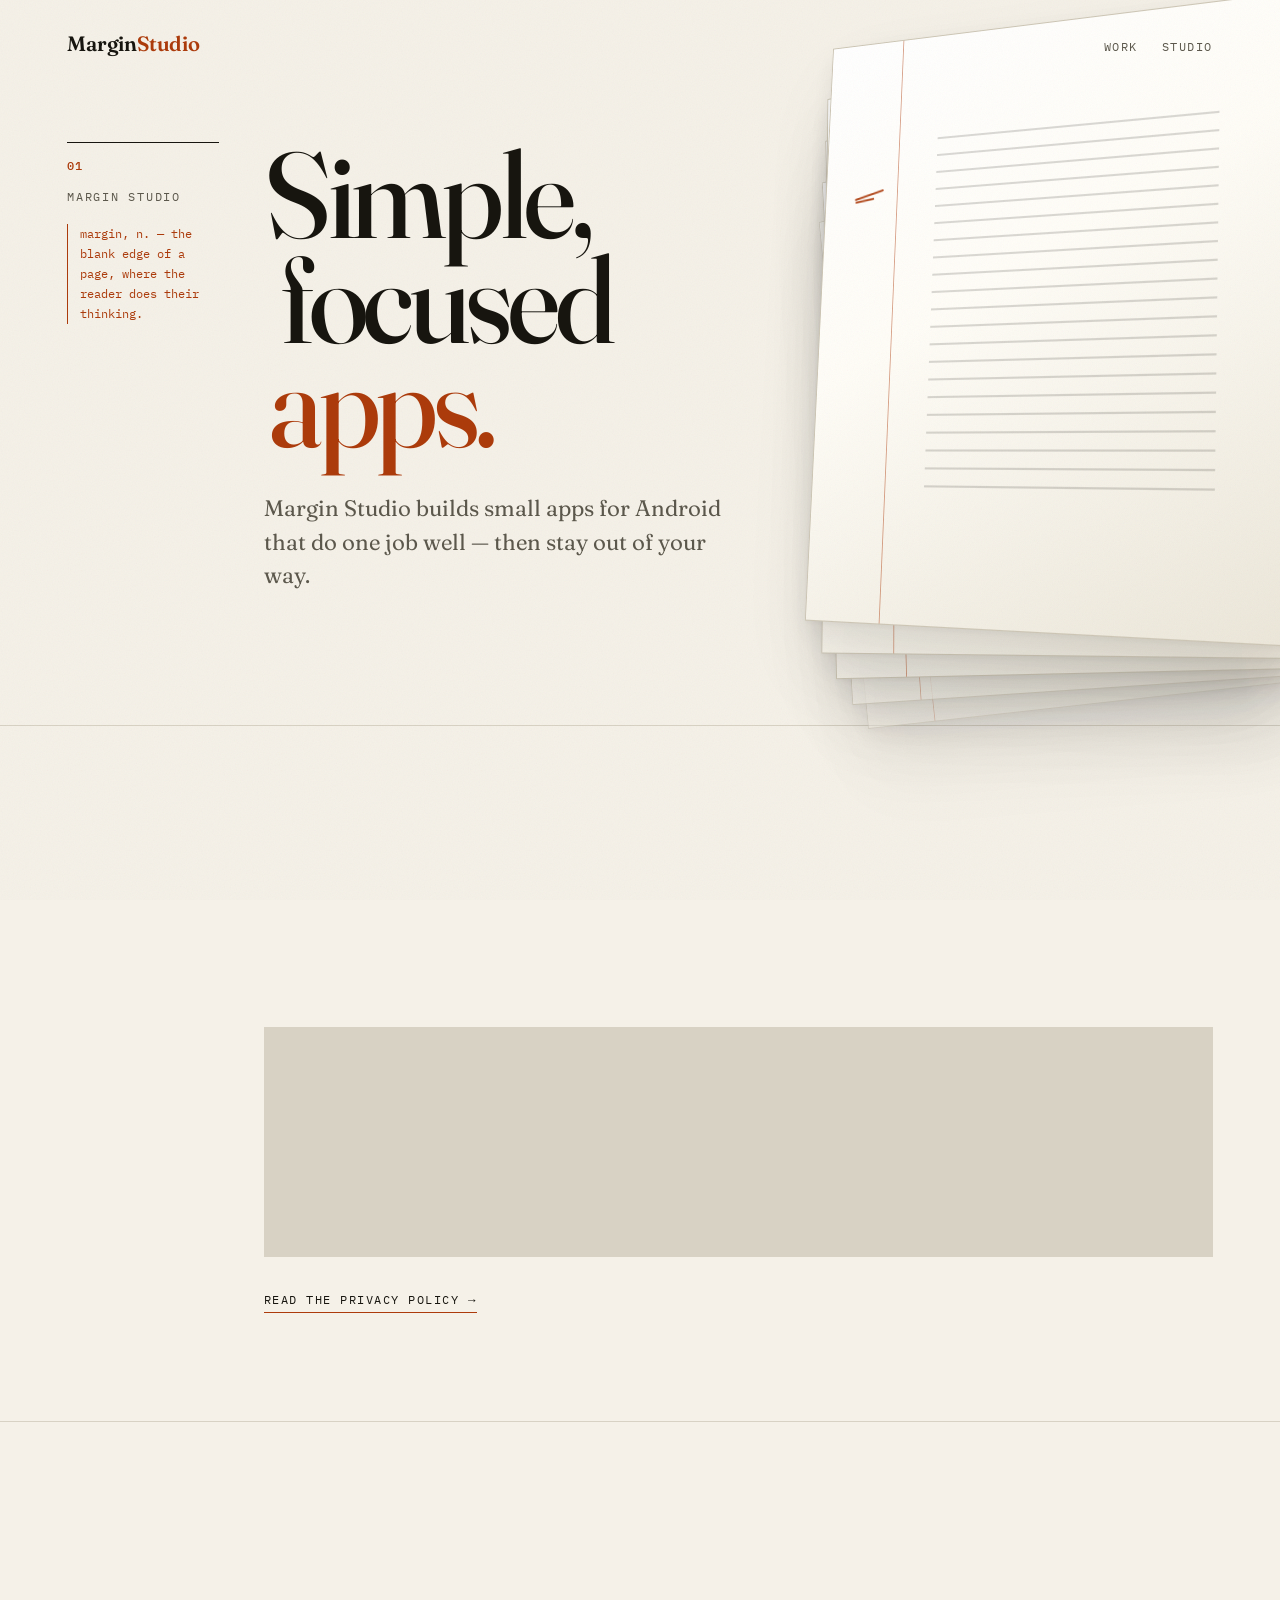
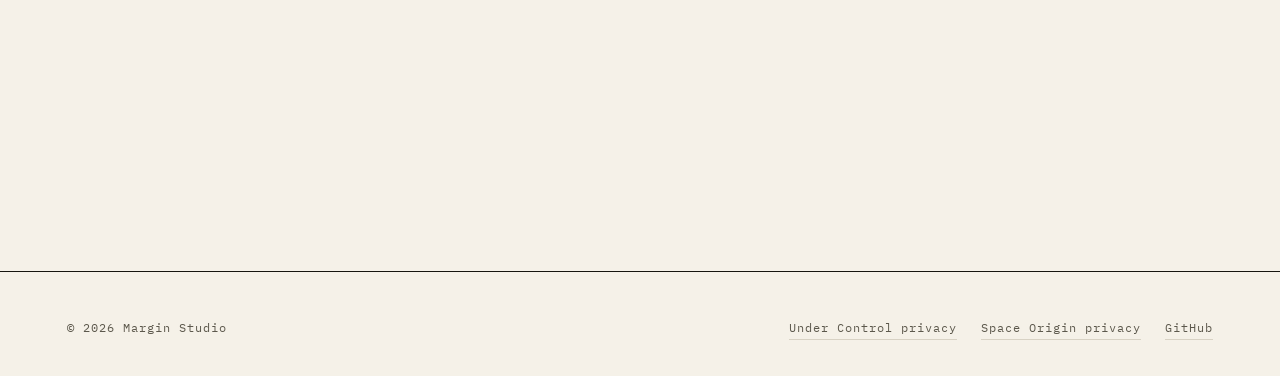
<file: index.html>
<!DOCTYPE html>
<html lang="en">
<head>
  <meta charset="utf-8">
  <meta name="viewport" content="width=device-width, initial-scale=1">
  <title>Margin Studio</title>
  <meta name="description" content="Margin Studio builds small, focused apps for Android that do one job well.">
  <meta name="referrer" content="no-referrer">
  <meta http-equiv="Content-Security-Policy" content="default-src 'self'; img-src 'self' data:; style-src 'self'; script-src 'self'; font-src 'self'; base-uri 'none'; form-action 'none'; object-src 'none'">

  <link rel="preload" href="/fonts/fraunces-var-latin.woff2" as="font" type="font/woff2" crossorigin>
  <link rel="stylesheet" href="/style.css">
  <script src="/script.js" defer></script>
</head>
<body>
  <a class="skip" href="#main">Skip to content</a>

  <header class="site-head">
    <div class="shell">
      <a class="brand" href="/">Margin<em>Studio</em></a>
      <nav class="site-nav" aria-label="Sections">
        <a href="#work">Work</a>
        <a href="#studio">Studio</a>
      </nav>
    </div>
  </header>

  <main id="main">

    <!-- ── 01 · Hero ─────────────────────────────────────────────── -->
    <section class="hero">
      <div class="shell">
        <div class="hero-grid">
          <div class="rail" data-reveal>
            <span class="folio">01</span>
            <span class="label">Margin Studio</span>
            <p class="note">margin, n. — the blank edge of a page, where the reader does their thinking.</p>
          </div>

          <div class="hero-body">
            <h1 class="display">
              <span class="line"><span class="line-in" data-reveal data-reveal-delay="1">Simple,</span></span>
              <span class="line"><span class="line-in" data-reveal data-reveal-delay="2">focused</span></span>
              <span class="line accent"><span class="line-in" data-reveal data-reveal-delay="3">apps.</span></span>
            </h1>
            <p class="lede" data-reveal data-reveal-delay="4">
              Margin Studio builds small apps for Android that do one job well —
              then stay out of your way.
            </p>
          </div>
        </div>

        <!-- Decorative: a stack of ruled sheets lifting off the page. -->
        <div class="stage" aria-hidden="true">
          <div class="sheets">
            <div class="sheet"></div>
            <div class="sheet"></div>
            <div class="sheet"></div>
            <div class="sheet"></div>
            <div class="sheet"><span class="sheet-mark"></span></div>
          </div>
        </div>
      </div>
    </section>

    <!-- ── 02 · Work ─────────────────────────────────────────────── -->
    <section class="section" id="work">
      <div class="shell">
        <div class="tracks">
          <div class="rail" data-reveal>
            <span class="folio">02</span>
            <span class="label">Work</span>
          </div>

          <div>
            <div class="work-head" data-reveal>
              <h2 class="section-title">Under Control</h2>
              <span class="status">In development</span>
            </div>

            <div class="section-body" data-reveal data-reveal-delay="1">
              <p>
                An expense manager that keeps track of your spending, with
                transactions detected from the payment notifications your phone
                already receives.
              </p>
            </div>

            <!--
              TODO — Ashraf: these three points are written only from what the
              previous site already claimed. Before launch, confirm or correct:
                · Does everything stay on the device, or is anything synced?
                · Is an account or sign-up required?
                · Any analytics or crash-reporting SDKs?
              Those same three answers are what the privacy policy needs, so
              answering once covers both. Do not add a data-handling claim here
              until it is verified — a Play reviewer may read this page.
            -->
            <ul class="features">
              <li data-reveal data-reveal-delay="2">
                <span class="idx">i</span>
                <h3>Nothing to type</h3>
                <p>
                  Transactions are picked up from the payment notifications your
                  bank and UPI apps already send. No manual entry, no receipts to
                  photograph.
                </p>
              </li>
              <li data-reveal data-reveal-delay="3">
                <span class="idx">ii</span>
                <h3>A clear picture</h3>
                <p>
                  See what you are spending and where it goes, without keeping a
                  ledger by hand or reconciling anything at the end of the month.
                </p>
              </li>
              <li data-reveal data-reveal-delay="4">
                <span class="idx">iii</span>
                <h3>Built for Android</h3>
                <p>
                  Designed around the way Android actually delivers notifications,
                  rather than fitted to it afterwards.
                </p>
              </li>
            </ul>

            <!-- Play badge drops in here at launch, replacing nothing else. -->
            <a class="link" href="/undercontrol/privacy/">Read the privacy policy</a>
          </div>
        </div>
      </div>
    </section>

    <!-- ── 03 · Studio ───────────────────────────────────────────── -->
    <section class="section" id="studio">
      <div class="shell">
        <div class="tracks">
          <div class="rail" data-reveal>
            <span class="folio">03</span>
            <span class="label">Studio</span>
            <p class="note">One person. One app at a time.</p>
          </div>

          <div class="section-body studio-body" data-reveal data-reveal-delay="1">
            <p>
              Most apps do too much. They grow features to justify a subscription,
              collect more than they need, and turn a small task into a thing you
              have to manage.
            </p>
            <p>
              Margin Studio works the other way around. Pick one job, do it
              properly, ask for as little as possible — and leave the margins
              wide enough for the person using it to think.
            </p>
          </div>
        </div>
      </div>
    </section>

  </main>

  <footer class="site-foot">
    <div class="shell">
      <div class="foot-grid">
        <span>&copy; 2026 Margin Studio</span>
        <nav class="foot-links" aria-label="Footer">
          <a href="/undercontrol/privacy/">Under Control privacy</a>
          <a href="/spaceorigin/privacy/">Space Origin privacy</a>
          <a href="https://github.com/ashrafkerawala" rel="noopener noreferrer">GitHub</a>
        </nav>
      </div>
    </div>
  </footer>
</body>
</html>
</file>
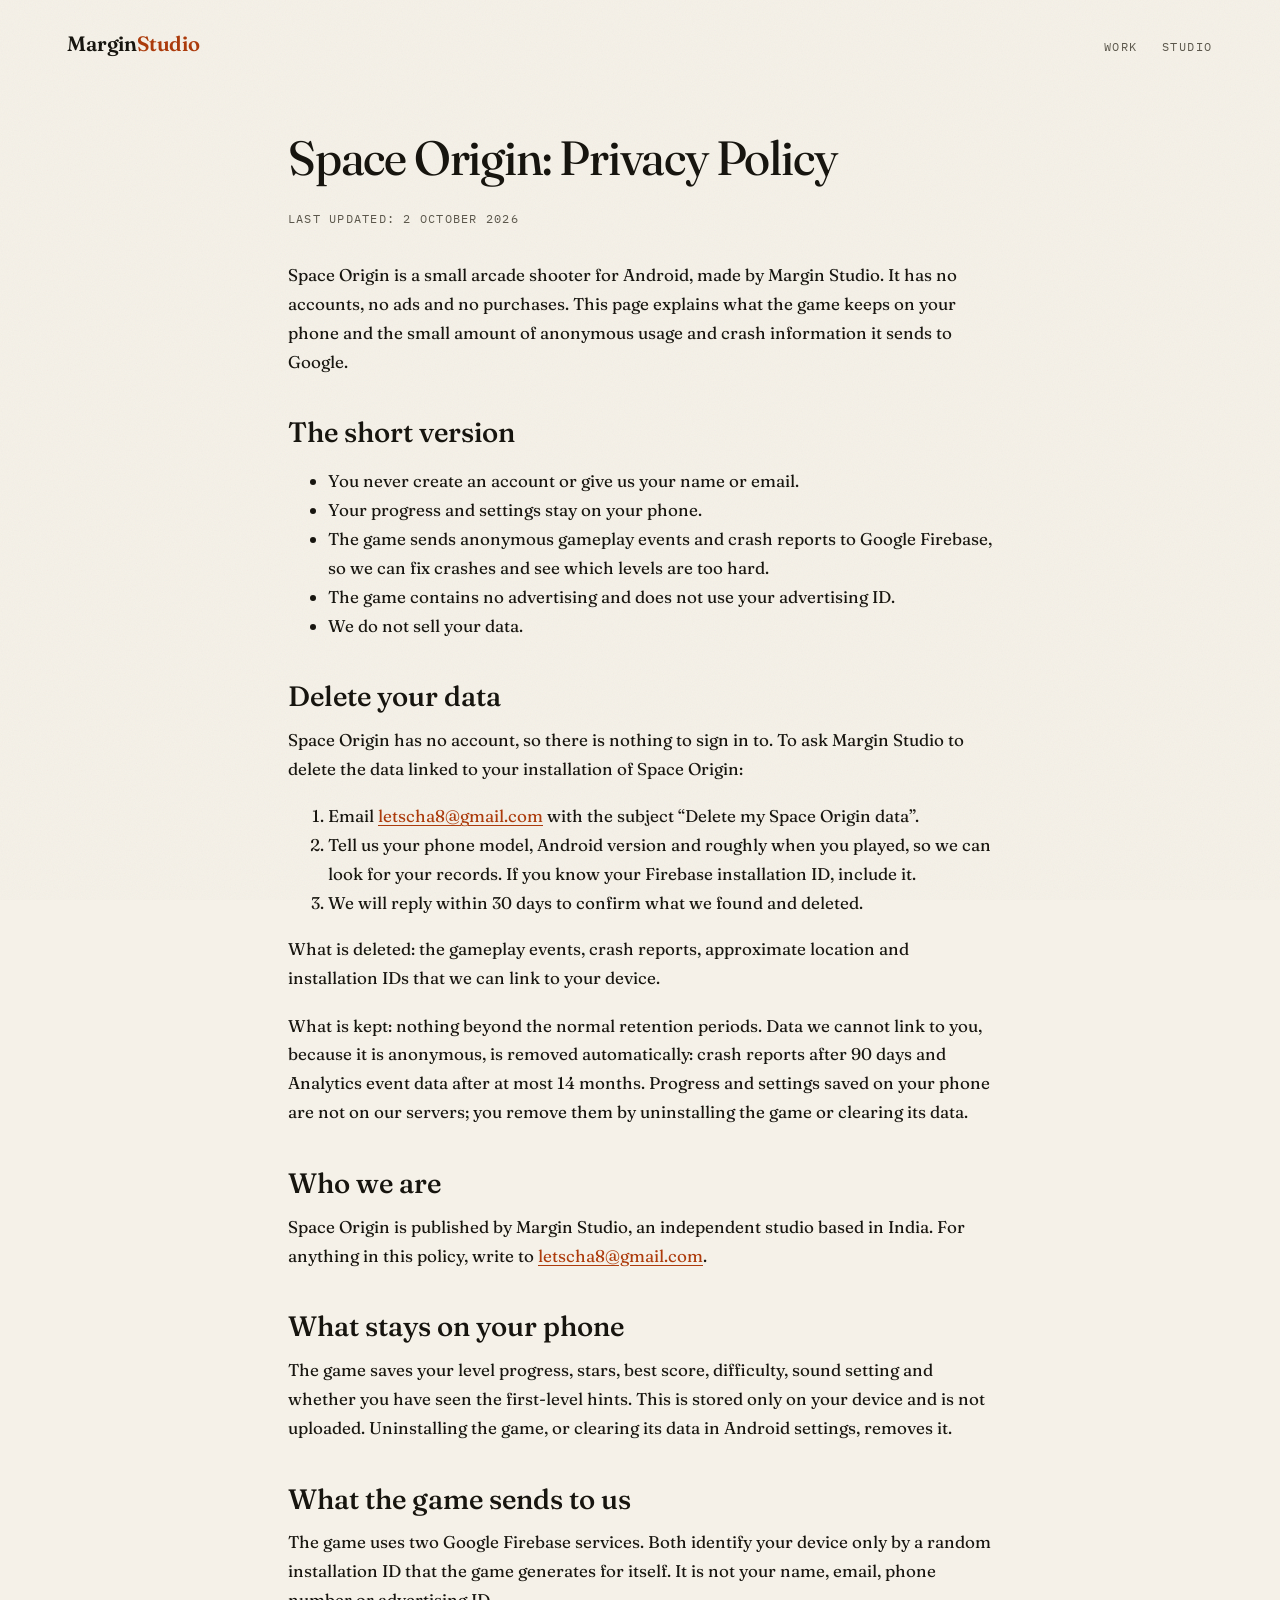
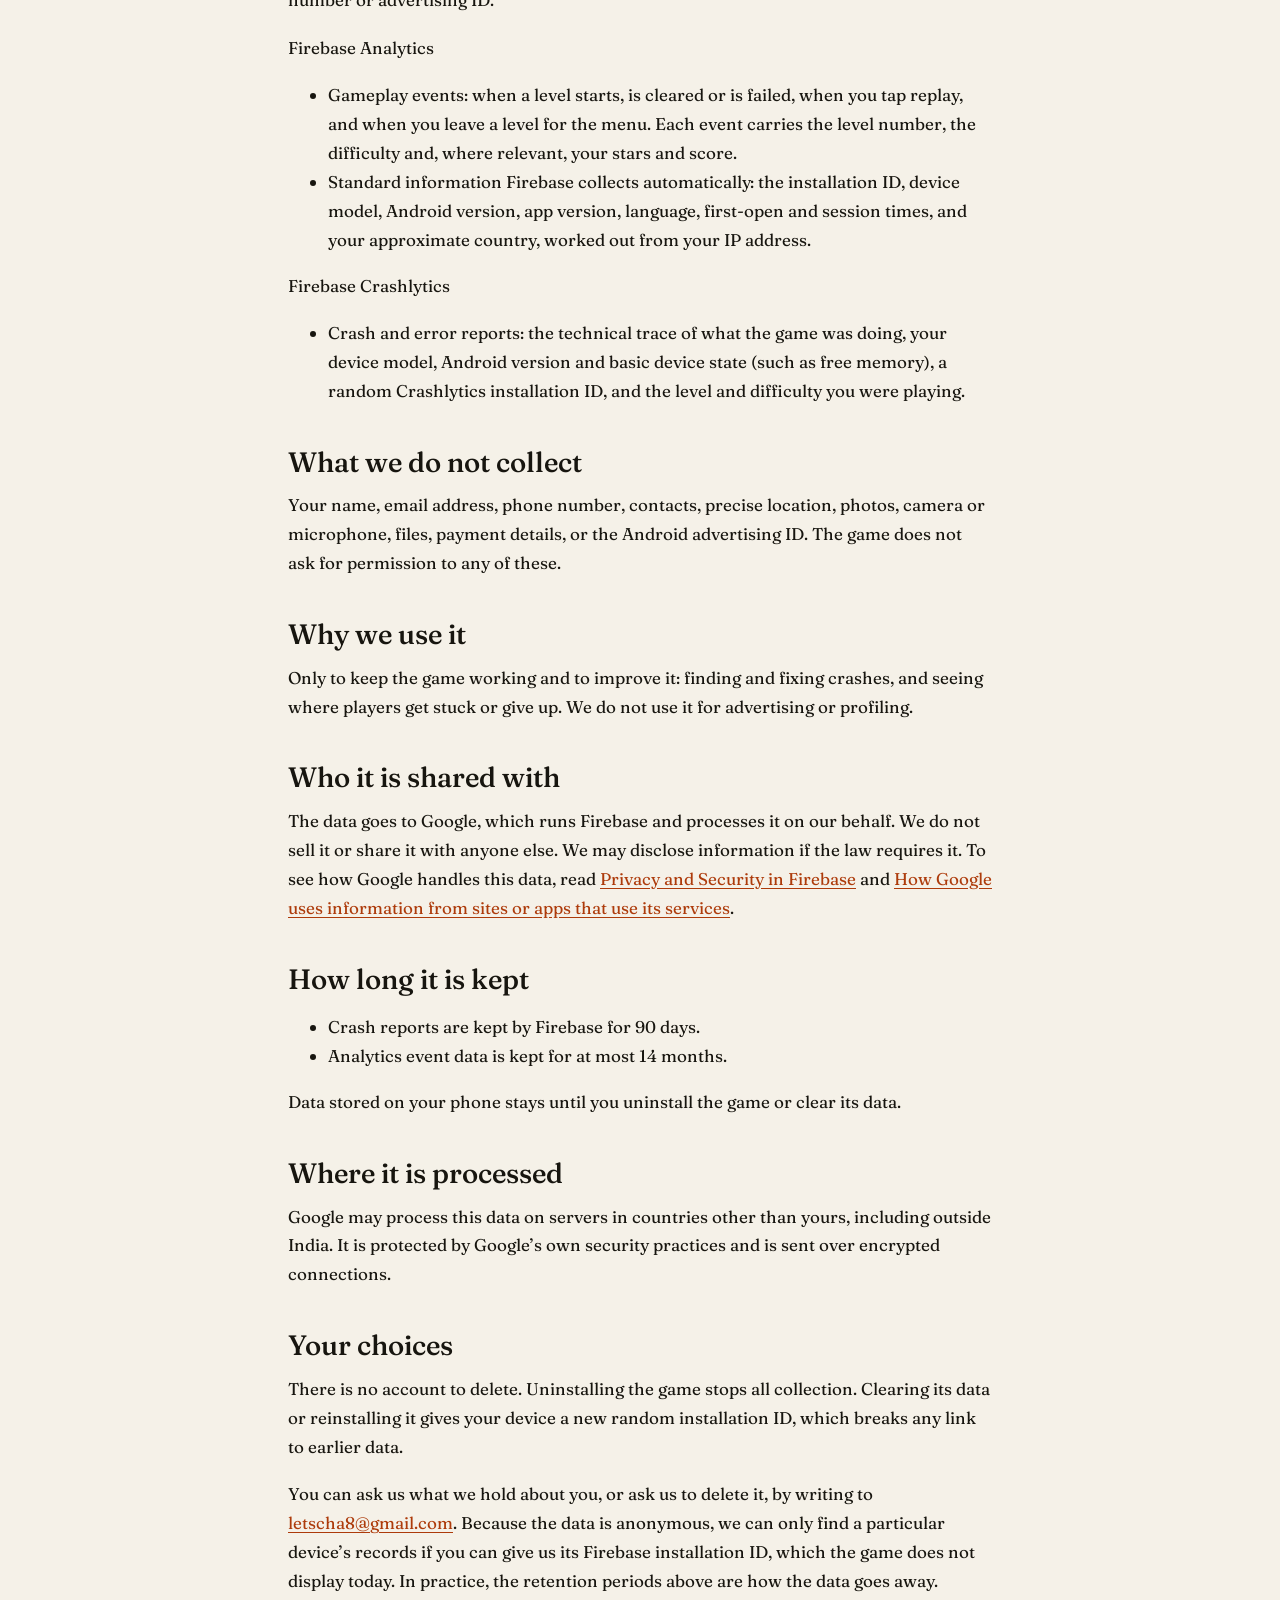
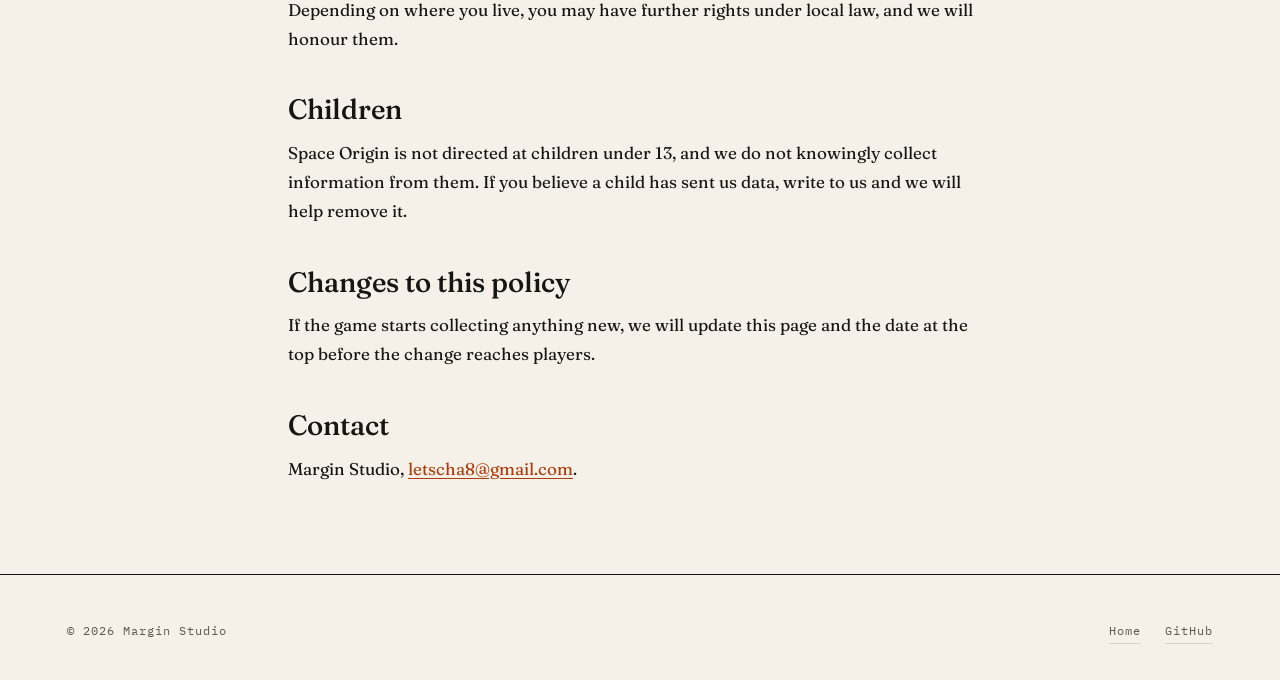
<file: spaceorigin/privacy/index.html>
<!DOCTYPE html>
<html lang="en">
<head>
  <meta charset="utf-8">
  <meta name="viewport" content="width=device-width, initial-scale=1">
  <title>Space Origin Privacy Policy — Margin Studio</title>
  <meta name="description" content="What Space Origin stores on your device, and the small amount of anonymous usage and crash data it sends to Google Firebase.">
  <meta name="referrer" content="no-referrer">
  <meta http-equiv="Content-Security-Policy" content="default-src 'self'; img-src 'self' data:; style-src 'self'; script-src 'none'; font-src 'self'; base-uri 'none'; form-action 'none'; object-src 'none'">

  <link rel="preload" href="/fonts/fraunces-var-latin.woff2" as="font" type="font/woff2" crossorigin>
  <link rel="stylesheet" href="/style.css">
</head>
<body>
  <a class="skip" href="#main">Skip to content</a>

  <header class="site-head">
    <div class="shell">
      <a class="brand" href="/">Margin<em>Studio</em></a>
      <nav class="site-nav" aria-label="Sections">
        <a href="/#work">Work</a>
        <a href="/#studio">Studio</a>
      </nav>
    </div>
  </header>

  <main id="main">
    <div class="shell">
      <article class="doc">
        <h1>Space Origin: Privacy Policy</h1>
        <p class="updated">Last updated: 2 October 2026</p>

        <p>
          Space Origin is a small arcade shooter for Android, made by Margin
          Studio. It has no accounts, no ads and no purchases. This page
          explains what the game keeps on your phone and the small amount of
          anonymous usage and crash information it sends to Google.
        </p>

        <h2>The short version</h2>
        <ul>
          <li>You never create an account or give us your name or email.</li>
          <li>Your progress and settings stay on your phone.</li>
          <li>The game sends anonymous gameplay events and crash reports to Google Firebase, so we can fix crashes and see which levels are too hard.</li>
          <li>The game contains no advertising and does not use your advertising ID.</li>
          <li>We do not sell your data.</li>
        </ul>

        <h2 id="delete-your-data">Delete your data</h2>
        <p>
          Space Origin has no account, so there is nothing to sign in to. To
          ask Margin Studio to delete the data linked to your installation of
          Space Origin:
        </p>
        <ol>
          <li>
            Email <a href="mailto:letscha8@gmail.com">letscha8@gmail.com</a>
            with the subject &ldquo;Delete my Space Origin data&rdquo;.
          </li>
          <li>
            Tell us your phone model, Android version and roughly when you
            played, so we can look for your records. If you know your Firebase
            installation ID, include it.
          </li>
          <li>
            We will reply within 30 days to confirm what we found and deleted.
          </li>
        </ol>
        <p>
          <strong>What is deleted:</strong> the gameplay events, crash reports,
          approximate location and installation IDs that we can link to your
          device.
        </p>
        <p>
          <strong>What is kept:</strong> nothing beyond the normal retention
          periods. Data we cannot link to you, because it is anonymous, is
          removed automatically: crash reports after 90 days and Analytics
          event data after at most 14 months. Progress and settings saved on
          your phone are not on our servers; you remove them by uninstalling the
          game or clearing its data.
        </p>

        <h2>Who we are</h2>
        <p>
          Space Origin is published by Margin Studio, an independent studio
          based in India. For anything in this policy, write to
          <a href="mailto:letscha8@gmail.com">letscha8@gmail.com</a>.
        </p>

        <h2>What stays on your phone</h2>
        <p>
          The game saves your level progress, stars, best score, difficulty,
          sound setting and whether you have seen the first-level hints. This
          is stored only on your device and is not uploaded. Uninstalling the
          game, or clearing its data in Android settings, removes it.
        </p>

        <h2>What the game sends to us</h2>
        <p>
          The game uses two Google Firebase services. Both identify your
          device only by a random installation ID that the game generates for
          itself. It is not your name, email, phone number or advertising ID.
        </p>

        <p><strong>Firebase Analytics</strong></p>
        <ul>
          <li>
            Gameplay events: when a level starts, is cleared or is failed,
            when you tap replay, and when you leave a level for the menu. Each
            event carries the level number, the difficulty and, where
            relevant, your stars and score.
          </li>
          <li>
            Standard information Firebase collects automatically: the
            installation ID, device model, Android version, app version,
            language, first-open and session times, and your approximate
            country, worked out from your IP address.
          </li>
        </ul>

        <p><strong>Firebase Crashlytics</strong></p>
        <ul>
          <li>
            Crash and error reports: the technical trace of what the game was
            doing, your device model, Android version and basic device state
            (such as free memory), a random Crashlytics installation ID, and
            the level and difficulty you were playing.
          </li>
        </ul>

        <h2>What we do not collect</h2>
        <p>
          Your name, email address, phone number, contacts, precise location,
          photos, camera or microphone, files, payment details, or the Android
          advertising ID. The game does not ask for permission to any of
          these.
        </p>

        <h2>Why we use it</h2>
        <p>
          Only to keep the game working and to improve it: finding and
          fixing crashes, and seeing where players get stuck or give up. We do
          not use it for advertising or profiling.
        </p>

        <h2>Who it is shared with</h2>
        <p>
          The data goes to Google, which runs Firebase and processes it on our
          behalf. We do not sell it or share it with anyone else. We may
          disclose information if the law requires it. To see how Google
          handles this data, read
          <a href="https://firebase.google.com/support/privacy" rel="noopener noreferrer">Privacy and Security in Firebase</a>
          and
          <a href="https://policies.google.com/technologies/partner-sites" rel="noopener noreferrer">How Google uses information from sites or apps that use its services</a>.
        </p>

        <h2>How long it is kept</h2>
        <ul>
          <li>Crash reports are kept by Firebase for 90 days.</li>
          <li>Analytics event data is kept for at most 14 months.</li>
        </ul>
        <p>
          Data stored on your phone stays until you uninstall the game or
          clear its data.
        </p>

        <h2>Where it is processed</h2>
        <p>
          Google may process this data on servers in countries other than
          yours, including outside India. It is protected by Google&rsquo;s
          own security practices and is sent over encrypted connections.
        </p>

        <h2>Your choices</h2>
        <p>
          There is no account to delete. Uninstalling the game stops all
          collection. Clearing its data or reinstalling it gives your device a
          new random installation ID, which breaks any link to earlier data.
        </p>
        <p>
          You can ask us what we hold about you, or ask us to delete it, by
          writing to <a href="mailto:letscha8@gmail.com">letscha8@gmail.com</a>.
          Because the data is anonymous, we can only find a particular
          device&rsquo;s records if you can give us its Firebase installation
          ID, which the game does not display today. In practice, the retention
          periods above are how the data goes away. Depending on where you
          live, you may have further rights under local law, and we will
          honour them.
        </p>

        <h2>Children</h2>
        <p>
          Space Origin is not directed at children under 13, and we do not
          knowingly collect information from them. If you believe a child has
          sent us data, write to us and we will help remove it.
        </p>

        <h2>Changes to this policy</h2>
        <p>
          If the game starts collecting anything new, we will update this page
          and the date at the top before the change reaches players.
        </p>

        <h2>Contact</h2>
        <p>
          Margin Studio, <a href="mailto:letscha8@gmail.com">letscha8@gmail.com</a>.
        </p>
      </article>
    </div>
  </main>

  <footer class="site-foot">
    <div class="shell">
      <div class="foot-grid">
        <span>&copy; 2026 Margin Studio</span>
        <nav class="foot-links" aria-label="Footer">
          <a href="/">Home</a>
          <a href="https://github.com/ashrafkerawala" rel="noopener noreferrer">GitHub</a>
        </nav>
      </div>
    </div>
  </footer>
</body>
</html>
</file>
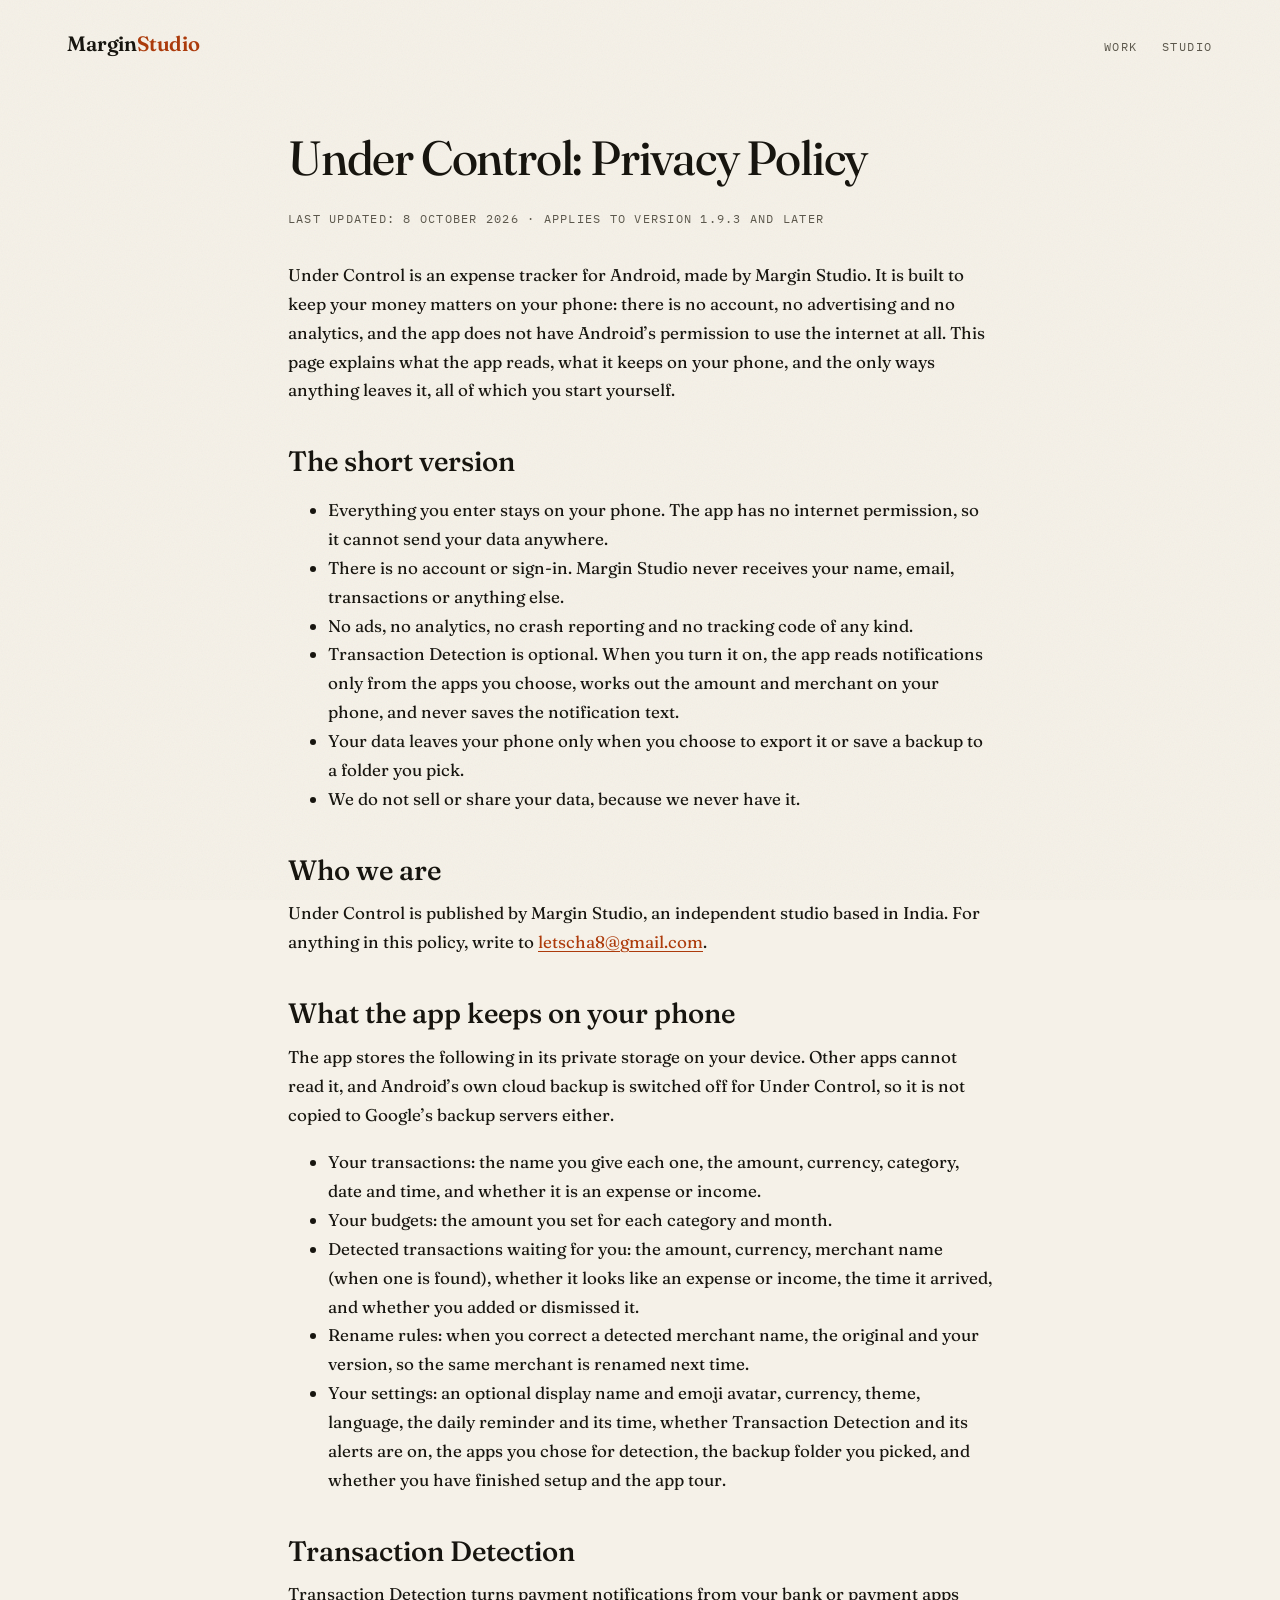
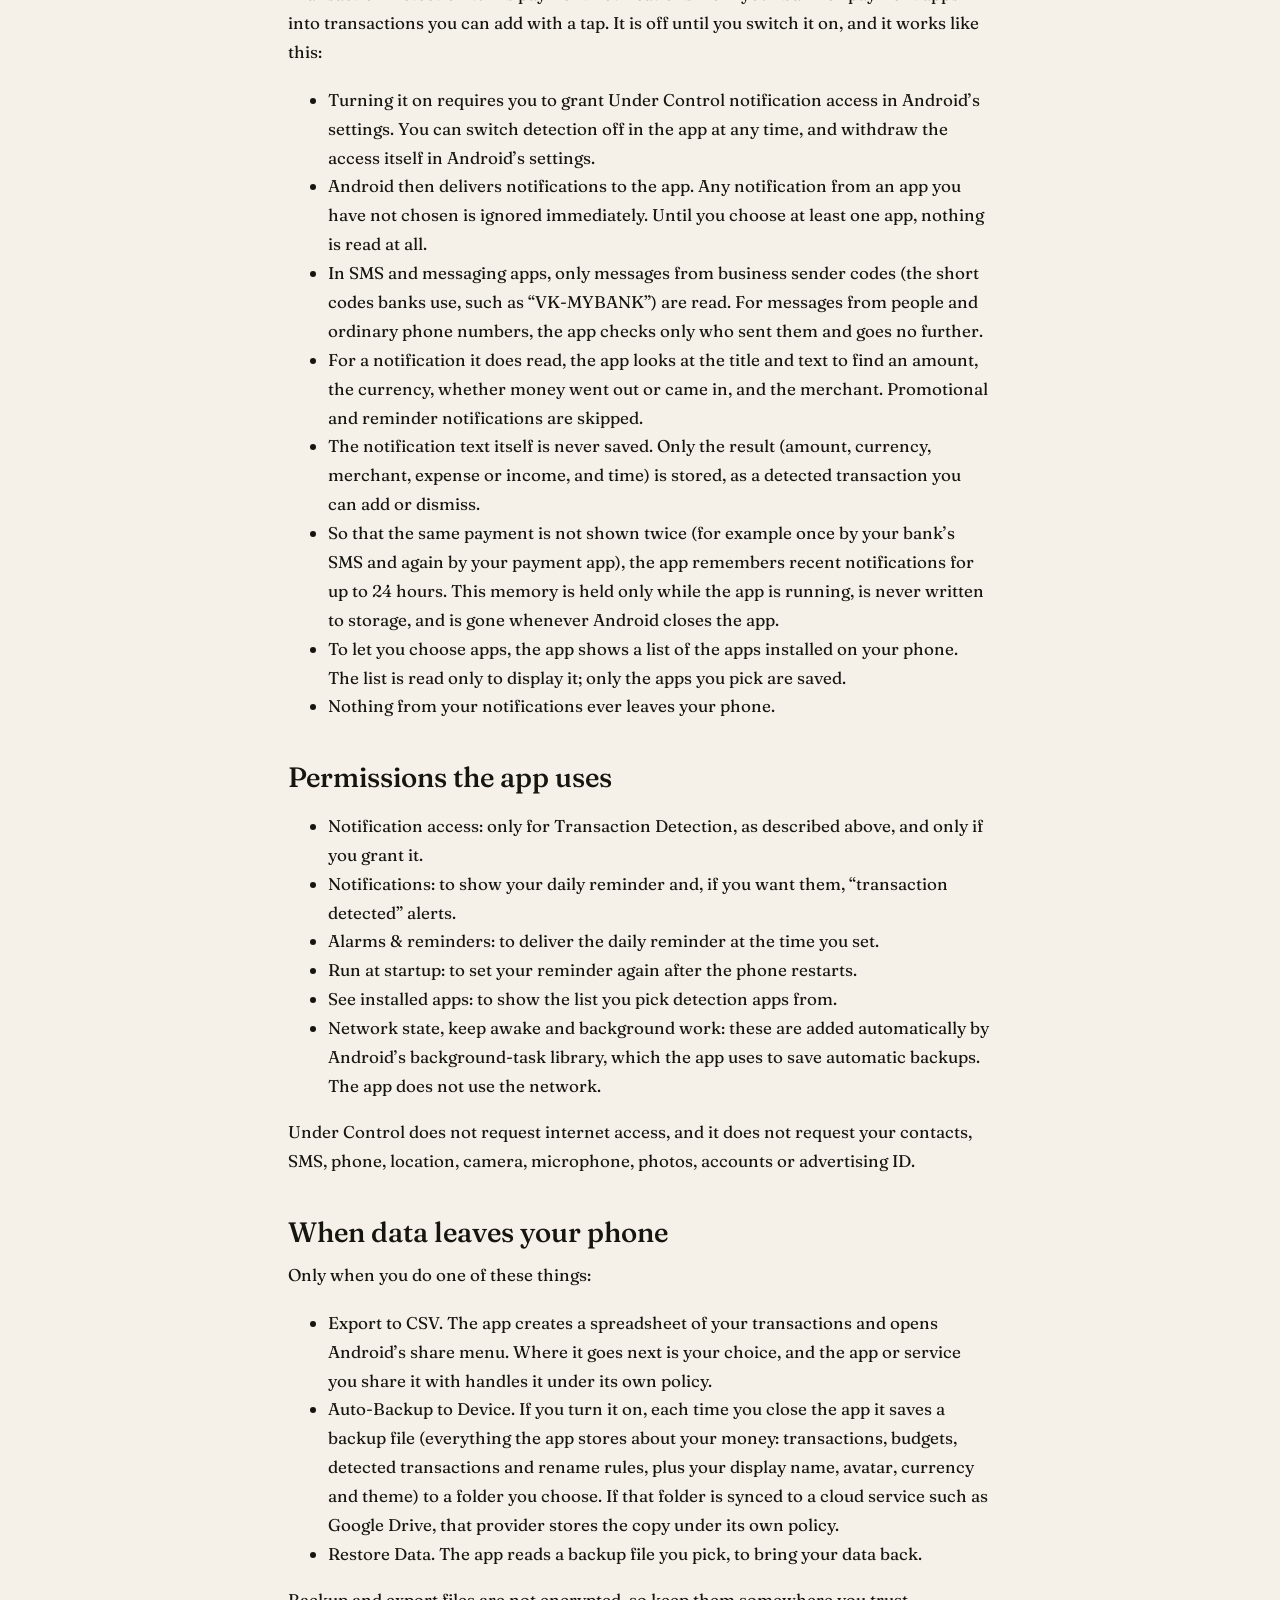
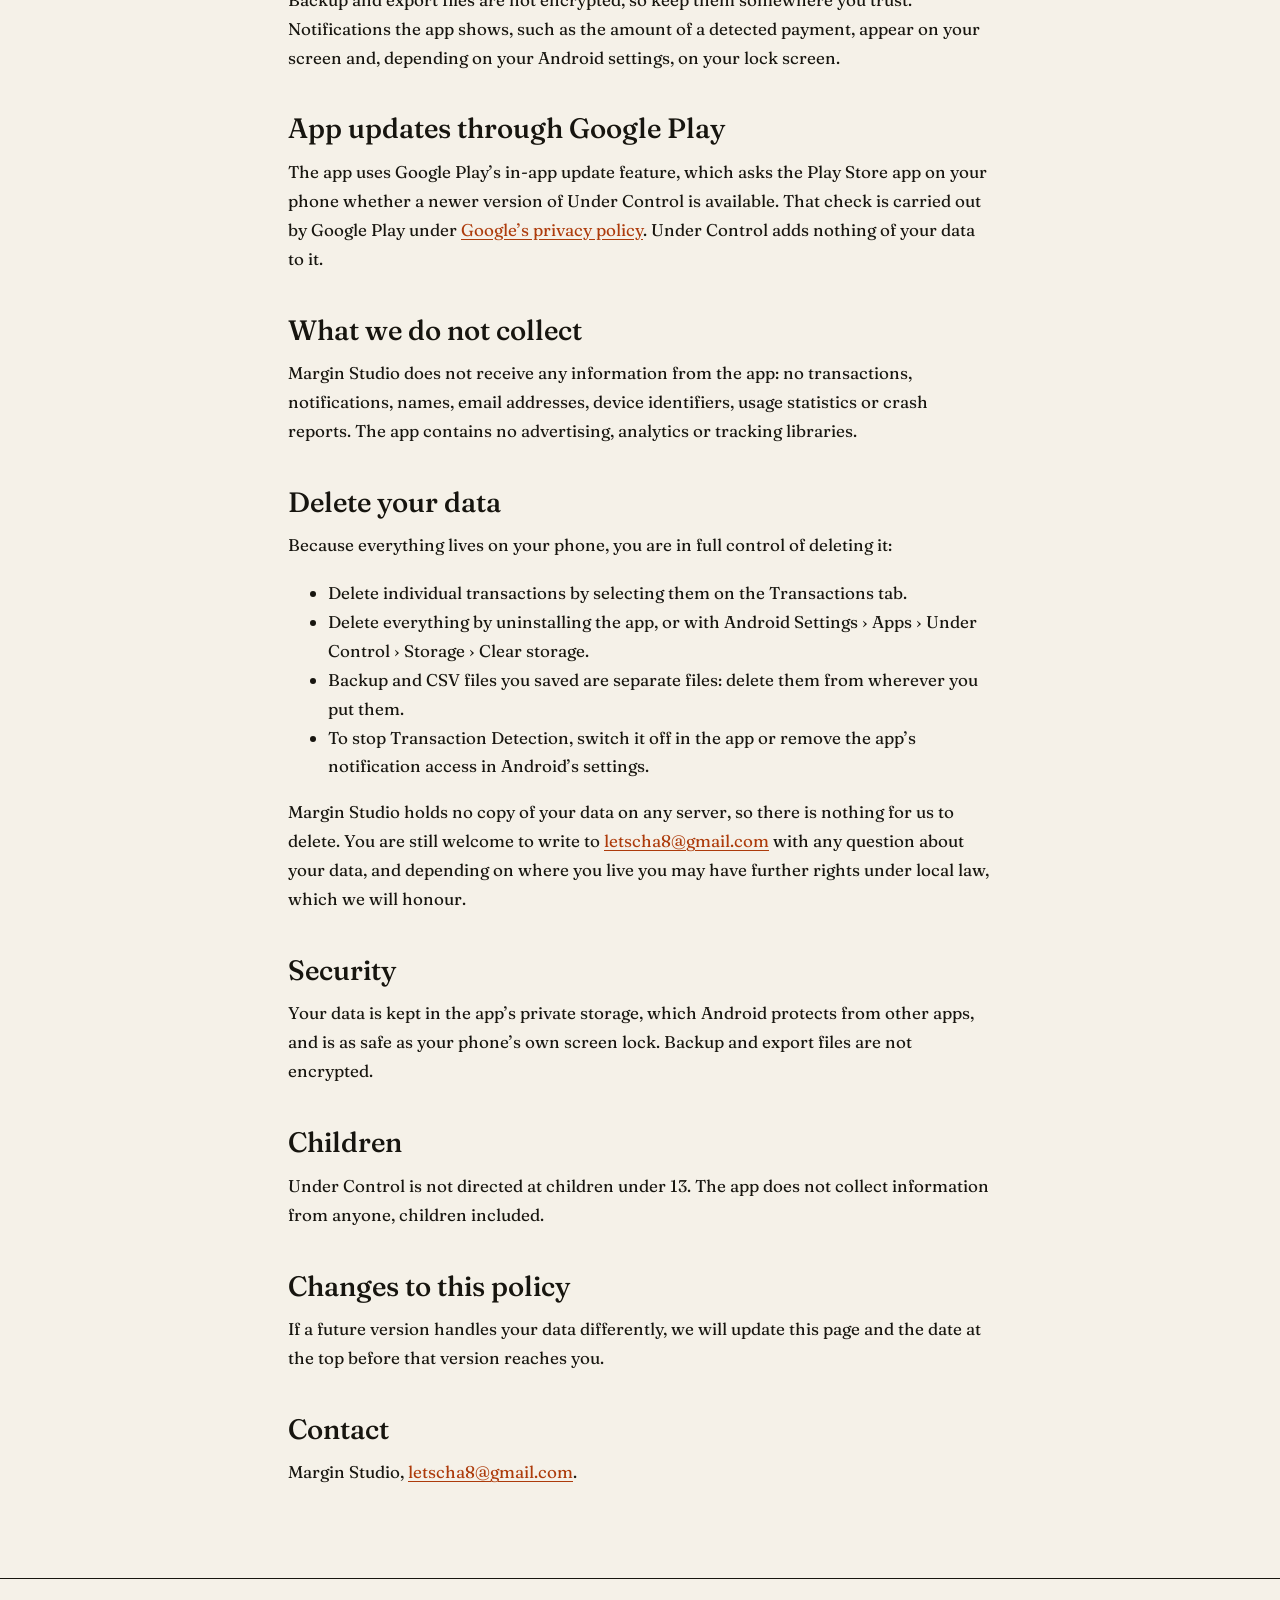
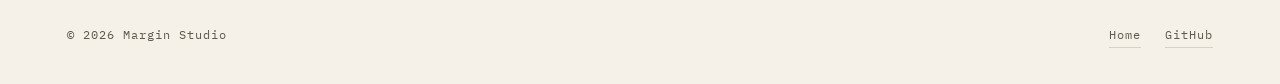
<file: undercontrol/privacy/index.html>
<!DOCTYPE html>
<html lang="en">
<head>
  <meta charset="utf-8">
  <meta name="viewport" content="width=device-width, initial-scale=1">
  <title>Under Control Privacy Policy — Margin Studio</title>
  <meta name="description" content="Under Control keeps your expenses on your phone. It has no account, no ads, no analytics and no internet access. Here is exactly what it reads, stores and never sends.">
  <meta name="referrer" content="no-referrer">
  <meta http-equiv="Content-Security-Policy" content="default-src 'self'; img-src 'self' data:; style-src 'self'; script-src 'none'; font-src 'self'; base-uri 'none'; form-action 'none'; object-src 'none'">

  <link rel="preload" href="/fonts/fraunces-var-latin.woff2" as="font" type="font/woff2" crossorigin>
  <link rel="stylesheet" href="/style.css">
</head>
<body>
  <a class="skip" href="#main">Skip to content</a>

  <header class="site-head">
    <div class="shell">
      <a class="brand" href="/">Margin<em>Studio</em></a>
      <nav class="site-nav" aria-label="Sections">
        <a href="/#work">Work</a>
        <a href="/#studio">Studio</a>
      </nav>
    </div>
  </header>

  <main id="main">
    <div class="shell">
      <article class="doc">
        <h1>Under Control: Privacy Policy</h1>
        <p class="updated">Last updated: 8 October 2026 &middot; applies to version 1.9.3 and later</p>

        <p>
          Under Control is an expense tracker for Android, made by Margin
          Studio. It is built to keep your money matters on your phone: there
          is no account, no advertising and no analytics, and the app does not
          have Android&rsquo;s permission to use the internet at all. This page
          explains what the app reads, what it keeps on your phone, and the
          only ways anything leaves it, all of which you start yourself.
        </p>

        <h2>The short version</h2>
        <ul>
          <li>Everything you enter stays on your phone. The app has no internet permission, so it cannot send your data anywhere.</li>
          <li>There is no account or sign-in. Margin Studio never receives your name, email, transactions or anything else.</li>
          <li>No ads, no analytics, no crash reporting and no tracking code of any kind.</li>
          <li>Transaction Detection is optional. When you turn it on, the app reads notifications only from the apps you choose, works out the amount and merchant on your phone, and never saves the notification text.</li>
          <li>Your data leaves your phone only when you choose to export it or save a backup to a folder you pick.</li>
          <li>We do not sell or share your data, because we never have it.</li>
        </ul>

        <h2>Who we are</h2>
        <p>
          Under Control is published by Margin Studio, an independent studio
          based in India. For anything in this policy, write to
          <a href="mailto:letscha8@gmail.com">letscha8@gmail.com</a>.
        </p>

        <h2>What the app keeps on your phone</h2>
        <p>
          The app stores the following in its private storage on your device.
          Other apps cannot read it, and Android&rsquo;s own cloud backup is
          switched off for Under Control, so it is not copied to Google&rsquo;s
          backup servers either.
        </p>
        <ul>
          <li><strong>Your transactions:</strong> the name you give each one, the amount, currency, category, date and time, and whether it is an expense or income.</li>
          <li><strong>Your budgets:</strong> the amount you set for each category and month.</li>
          <li><strong>Detected transactions waiting for you:</strong> the amount, currency, merchant name (when one is found), whether it looks like an expense or income, the time it arrived, and whether you added or dismissed it.</li>
          <li><strong>Rename rules:</strong> when you correct a detected merchant name, the original and your version, so the same merchant is renamed next time.</li>
          <li><strong>Your settings:</strong> an optional display name and emoji avatar, currency, theme, language, the daily reminder and its time, whether Transaction Detection and its alerts are on, the apps you chose for detection, the backup folder you picked, and whether you have finished setup and the app tour.</li>
        </ul>

        <h2>Transaction Detection</h2>
        <p>
          Transaction Detection turns payment notifications from your bank or
          payment apps into transactions you can add with a tap. It is off
          until you switch it on, and it works like this:
        </p>
        <ul>
          <li>
            Turning it on requires you to grant Under Control
            <strong>notification access</strong> in Android&rsquo;s settings.
            You can switch detection off in the app at any time, and withdraw
            the access itself in Android&rsquo;s settings.
          </li>
          <li>
            Android then delivers notifications to the app. Any notification
            from an app you have not chosen is ignored immediately. Until you
            choose at least one app, nothing is read at all.
          </li>
          <li>
            In SMS and messaging apps, only messages from business sender
            codes (the short codes banks use, such as &ldquo;VK-MYBANK&rdquo;)
            are read. For messages from people and ordinary phone numbers, the
            app checks only who sent them and goes no further.
          </li>
          <li>
            For a notification it does read, the app looks at the title and
            text to find an amount, the currency, whether money went out or
            came in, and the merchant. Promotional and reminder notifications
            are skipped.
          </li>
          <li>
            <strong>The notification text itself is never saved.</strong> Only
            the result (amount, currency, merchant, expense or income, and
            time) is stored, as a detected transaction you can add or dismiss.
          </li>
          <li>
            So that the same payment is not shown twice (for example once by
            your bank&rsquo;s SMS and again by your payment app), the app
            remembers recent notifications for up to 24 hours. This memory is
            held only while the app is running, is never written to storage,
            and is gone whenever Android closes the app.
          </li>
          <li>
            To let you choose apps, the app shows a list of the apps installed
            on your phone. The list is read only to display it; only the apps
            you pick are saved.
          </li>
          <li>Nothing from your notifications ever leaves your phone.</li>
        </ul>

        <h2>Permissions the app uses</h2>
        <ul>
          <li><strong>Notification access:</strong> only for Transaction Detection, as described above, and only if you grant it.</li>
          <li><strong>Notifications:</strong> to show your daily reminder and, if you want them, &ldquo;transaction detected&rdquo; alerts.</li>
          <li><strong>Alarms &amp; reminders:</strong> to deliver the daily reminder at the time you set.</li>
          <li><strong>Run at startup:</strong> to set your reminder again after the phone restarts.</li>
          <li><strong>See installed apps:</strong> to show the list you pick detection apps from.</li>
          <li>
            <strong>Network state, keep awake and background work:</strong>
            these are added automatically by Android&rsquo;s background-task
            library, which the app uses to save automatic backups. The app does
            not use the network.
          </li>
        </ul>
        <p>
          Under Control does not request internet access, and it does not
          request your contacts, SMS, phone, location, camera, microphone,
          photos, accounts or advertising ID.
        </p>

        <h2>When data leaves your phone</h2>
        <p>Only when you do one of these things:</p>
        <ul>
          <li>
            <strong>Export to CSV.</strong> The app creates a spreadsheet of
            your transactions and opens Android&rsquo;s share menu. Where it
            goes next is your choice, and the app or service you share it with
            handles it under its own policy.
          </li>
          <li>
            <strong>Auto-Backup to Device.</strong> If you turn it on, each
            time you close the app it saves a backup file (everything the app
            stores about your money: transactions, budgets, detected
            transactions and rename rules, plus your display name, avatar,
            currency and theme) to a folder you choose. If that folder is
            synced to a cloud service such as Google Drive, that provider
            stores the copy under its own policy.
          </li>
          <li>
            <strong>Restore Data.</strong> The app reads a backup file you
            pick, to bring your data back.
          </li>
        </ul>
        <p>
          Backup and export files are not encrypted, so keep them somewhere
          you trust. Notifications the app shows, such as the amount of a
          detected payment, appear on your screen and, depending on your
          Android settings, on your lock screen.
        </p>

        <h2>App updates through Google Play</h2>
        <p>
          The app uses Google Play&rsquo;s in-app update feature, which asks
          the Play Store app on your phone whether a newer version of Under
          Control is available. That check is carried out by Google Play under
          <a href="https://policies.google.com/privacy" rel="noopener noreferrer">Google&rsquo;s privacy policy</a>.
          Under Control adds nothing of your data to it.
        </p>

        <h2>What we do not collect</h2>
        <p>
          Margin Studio does not receive any information from the app: no
          transactions, notifications, names, email addresses, device
          identifiers, usage statistics or crash reports. The app contains no
          advertising, analytics or tracking libraries.
        </p>

        <h2 id="delete-your-data">Delete your data</h2>
        <p>
          Because everything lives on your phone, you are in full control of
          deleting it:
        </p>
        <ul>
          <li>Delete individual transactions by selecting them on the Transactions tab.</li>
          <li>Delete everything by uninstalling the app, or with Android Settings &rsaquo; Apps &rsaquo; Under Control &rsaquo; Storage &rsaquo; Clear storage.</li>
          <li>Backup and CSV files you saved are separate files: delete them from wherever you put them.</li>
          <li>To stop Transaction Detection, switch it off in the app or remove the app&rsquo;s notification access in Android&rsquo;s settings.</li>
        </ul>
        <p>
          Margin Studio holds no copy of your data on any server, so there is
          nothing for us to delete. You are still welcome to write to
          <a href="mailto:letscha8@gmail.com">letscha8@gmail.com</a> with any
          question about your data, and depending on where you live you may
          have further rights under local law, which we will honour.
        </p>

        <h2>Security</h2>
        <p>
          Your data is kept in the app&rsquo;s private storage, which Android
          protects from other apps, and is as safe as your phone&rsquo;s own
          screen lock. Backup and export files are not encrypted.
        </p>

        <h2>Children</h2>
        <p>
          Under Control is not directed at children under 13. The app does not
          collect information from anyone, children included.
        </p>

        <h2>Changes to this policy</h2>
        <p>
          If a future version handles your data differently, we will update
          this page and the date at the top before that version reaches you.
        </p>

        <h2>Contact</h2>
        <p>
          Margin Studio, <a href="mailto:letscha8@gmail.com">letscha8@gmail.com</a>.
        </p>
      </article>
    </div>
  </main>

  <footer class="site-foot">
    <div class="shell">
      <div class="foot-grid">
        <span>&copy; 2026 Margin Studio</span>
        <nav class="foot-links" aria-label="Footer">
          <a href="/">Home</a>
          <a href="https://github.com/ashrafkerawala" rel="noopener noreferrer">GitHub</a>
        </nav>
      </div>
    </div>
  </footer>
</body>
</html>
</file>
<file: style.css>
/* =========================================================================
   Margin Studio
   Concept: marginalia — the margin is an active part of the page, not
   empty space. Folios, labels and annotations live out in the rail;
   the centrepiece is a stack of ruled sheets tilted in 3D space.
   ========================================================================= */

/* ---------- 1. Fonts (self-hosted, latin subset) ---------- */

@font-face {
  font-family: "Fraunces";
  src: url("/fonts/fraunces-var-latin.woff2") format("woff2-variations");
  font-weight: 100 900;
  font-style: normal;
  font-display: swap;
  unicode-range: U+0000-00FF, U+0131, U+0152-0153, U+02BB-02BC, U+02C6,
    U+02DA, U+02DC, U+2000-206F, U+20AC, U+2122, U+2191, U+2193, U+2212,
    U+2215, U+FEFF, U+FFFD;
}

@font-face {
  font-family: "IBM Plex Mono";
  src: url("/fonts/ibm-plex-mono-400-latin.woff2") format("woff2");
  font-weight: 400;
  font-style: normal;
  font-display: swap;
}

@font-face {
  font-family: "IBM Plex Mono";
  src: url("/fonts/ibm-plex-mono-500-latin.woff2") format("woff2");
  font-weight: 500;
  font-style: normal;
  font-display: swap;
}

/* ---------- 2. Tokens ---------- */

:root {
  /* Print stock, ink, and one accent: the proofreader's red pencil. */
  --paper: #f5f1e8;
  --paper-raised: #fffdf7;
  --paper-sunk: #ece7da;
  --ink: #17150f;
  --ink-soft: #5c584c;
  --rule: #d8d2c4;
  /* Measured 5.47:1 on --paper. The brighter #c1440e came out at 4.54:1 —
     a technical AA pass with no headroom, which is not good enough for
     13px mono annotations. */
  --annot: #ad3b0b;

  /* Sheet lighting: a highlight edge and a defined border, so the stack
     reads as physical paper rather than flat rectangles. */
  --sheet-hi: #ffffff;
  --sheet-edge: #cdc6b5;

  --shadow-lift: 0 2px 4px rgb(23 21 15 / 0.04), 0 12px 28px rgb(23 21 15 / 0.07),
    0 40px 80px rgb(23 21 15 / 0.06);
  --grain-blend: multiply;
  --grain-opacity: 0.055;

  --font-display: "Fraunces", Georgia, "Times New Roman", serif;
  --font-mono: "IBM Plex Mono", ui-monospace, "SFMono-Regular", Consolas, monospace;

  /* Fluid scale.
     The display size is bounded by viewport HEIGHT as well as width, via
     min(): on a short laptop screen a purely vw-based size pushes the last
     line below the fold. */
  --f-display: clamp(3.4rem, min(9.5vw, 14vh), 8rem);
  --f-h2: clamp(2rem, 5.2vw, 3.75rem);
  --f-h3: clamp(1.35rem, 2.4vw, 1.75rem);
  --f-lede: clamp(1.125rem, 1.15rem + 0.5vw, 1.4rem);
  --f-body: clamp(1rem, 0.96rem + 0.2vw, 1.0625rem);
  --f-mono: clamp(0.6875rem, 0.66rem + 0.15vw, 0.8125rem);

  /* Layout */
  --shell: 78rem;
  --rail: 9.5rem;
  --gutter: clamp(1.5rem, 3.5vw, 3rem);
  --pad: clamp(1.25rem, 4vw, 3.25rem);
  --section-gap: clamp(5rem, 12vh, 10rem);
}

@media (prefers-color-scheme: dark) {
  :root {
    --paper: #141310;
    --paper-raised: #1e1c17;
    --paper-sunk: #100f0c;
    --ink: #ece7db;
    --ink-soft: #9c968a;
    --rule: #312e26;
    --annot: #e4702c;

    /* Dark mode needs far more separation than light: paper-on-paper at
       these luminances is otherwise invisible. */
    --sheet-hi: #353027;
    --sheet-edge: #4a443a;

    --shadow-lift: 0 2px 4px rgb(0 0 0 / 0.3), 0 12px 28px rgb(0 0 0 / 0.45),
      0 40px 80px rgb(0 0 0 / 0.4);
    --grain-blend: overlay;
    --grain-opacity: 0.09;
  }
}

/* Registered so the parallax values interpolate as numbers, not strings.
   Unsupported browsers still read them as plain custom properties. */
@property --mx {
  syntax: "<number>";
  inherits: true;
  initial-value: 0;
}
@property --my {
  syntax: "<number>";
  inherits: true;
  initial-value: 0;
}

/* ---------- 3. Base ---------- */

*,
*::before,
*::after {
  box-sizing: border-box;
}

html {
  -webkit-text-size-adjust: 100%;
  scroll-behavior: smooth;
}

body {
  margin: 0;
  /* Column flex so the footer sits at the bottom of short pages (the
     privacy policy) instead of floating halfway up. */
  min-height: 100vh;
  display: flex;
  flex-direction: column;
  background: var(--paper);
  color: var(--ink);
  font-family: var(--font-display);
  font-size: var(--f-body);
  font-variation-settings: "opsz" 14, "wght" 400, "SOFT" 0, "WONK" 0;
  line-height: 1.65;
  /* `clip` rather than `hidden`: hidden would make body a scroll container
     and silently break `position: sticky` on the margin rail. */
  overflow-x: hidden;
  overflow-x: clip;
  -webkit-font-smoothing: antialiased;
}

/* Paper grain. Decorative, never interactive. */
body::after {
  content: "";
  position: fixed;
  inset: 0;
  z-index: 9999;
  pointer-events: none;
  opacity: var(--grain-opacity);
  mix-blend-mode: var(--grain-blend);
  background-image: url("data:image/svg+xml,%3Csvg xmlns='http://www.w3.org/2000/svg' width='200' height='200'%3E%3Cfilter id='n'%3E%3CfeTurbulence type='fractalNoise' baseFrequency='0.82' numOctaves='4' stitchTiles='stitch'/%3E%3C/filter%3E%3Crect width='100%25' height='100%25' filter='url(%23n)'/%3E%3C/svg%3E");
}

a {
  color: inherit;
}

p {
  margin: 0 0 1.1em;
}

::selection {
  background: var(--annot);
  color: var(--paper-raised);
}

:focus-visible {
  outline: 2px solid var(--annot);
  outline-offset: 3px;
  border-radius: 2px;
}

.skip {
  position: absolute;
  left: -9999px;
  top: 0;
  padding: 0.75rem 1.25rem;
  background: var(--annot);
  color: #fff;
  font-family: var(--font-mono);
  font-size: var(--f-mono);
  text-transform: uppercase;
  letter-spacing: 0.1em;
  z-index: 10000;
}
.skip:focus {
  left: 0.5rem;
  top: 0.5rem;
}

/* ---------- 4. Layout primitives ---------- */

.shell {
  max-width: var(--shell);
  margin-inline: auto;
  padding-inline: var(--pad);
}

/* Two-track grid: the margin rail, then the text column. */
.tracks {
  display: grid;
  grid-template-columns: var(--rail) minmax(0, 1fr);
  gap: var(--gutter);
  align-items: start;
}

.rail {
  position: sticky;
  top: 2rem;
  display: flex;
  flex-direction: column;
  gap: 0.6rem;
  padding-top: 0.75rem;
  border-top: 1px solid var(--ink);
}

.folio {
  font-family: var(--font-mono);
  font-size: var(--f-mono);
  font-weight: 500;
  letter-spacing: 0.06em;
  color: var(--annot);
}

.label {
  font-family: var(--font-mono);
  font-size: var(--f-mono);
  letter-spacing: 0.14em;
  text-transform: uppercase;
  color: var(--ink-soft);
}

/* An annotation: red, mono, set as if pencilled into the margin. */
.note {
  font-family: var(--font-mono);
  font-size: var(--f-mono);
  line-height: 1.6;
  color: var(--annot);
  border-left: 1px solid var(--annot);
  padding-left: 0.75rem;
  margin-top: 0.5rem;
}

/* ---------- 5. Header ---------- */

.site-head {
  position: relative;
  z-index: 5;
  padding-block: clamp(1.5rem, 3vh, 2.5rem);
}

.site-head .shell {
  display: flex;
  align-items: baseline;
  justify-content: space-between;
  gap: 1rem;
  flex-wrap: wrap;
}

.brand {
  font-family: var(--font-display);
  font-variation-settings: "opsz" 48, "wght" 600, "SOFT" 20, "WONK" 1;
  font-size: 1.3rem;
  letter-spacing: -0.01em;
  text-decoration: none;
}
.brand em {
  font-style: normal;
  color: var(--annot);
}

.site-nav {
  display: flex;
  gap: 1.5rem;
  font-family: var(--font-mono);
  font-size: var(--f-mono);
  letter-spacing: 0.12em;
  text-transform: uppercase;
}
.site-nav a {
  color: var(--ink-soft);
  text-decoration: none;
  padding-bottom: 2px;
  border-bottom: 1px solid transparent;
  transition: color 0.25s ease, border-color 0.25s ease;
}
.site-nav a:hover {
  color: var(--annot);
  border-bottom-color: var(--annot);
}

/* ---------- 6. Hero ---------- */

.hero {
  position: relative;
  padding-block: clamp(2rem, 6vh, 5rem) var(--section-gap);
}

/* The sheet stage anchors to the content column, not the viewport,
   so it bleeds off the shell edge by a controlled amount. */
.hero .shell {
  position: relative;
}

.hero-grid {
  position: relative;
  display: grid;
  grid-template-columns: var(--rail) minmax(0, 1fr);
  gap: var(--gutter);
  align-items: start;
}

.hero-body {
  position: relative;
  z-index: 2;
}

.display {
  margin: 0;
  font-size: var(--f-display);
  /* opsz 144 is the display cut: high contrast, fine hairlines.
     WONK 1 turns on the quirky alternate letterforms. */
  font-variation-settings: "opsz" 144, "wght" 480, "SOFT" 0, "WONK" 1;
  line-height: 0.86;
  letter-spacing: -0.035em;
  text-wrap: balance;
}

/* Two nested elements on purpose: `.line` owns the parallax transform,
   `.line-in` owns the reveal transform. One element cannot hold both,
   since the second `transform` would simply overwrite the first.

   Deliberately 2D. Putting the headline in a `preserve-3d` context with
   translateZ forces the browser to rasterize the text into a composited
   texture and then scale it, which softens the edges — unacceptable when
   the type is the design. Staggered translateX reads as depth anyway, and
   the genuine 3D lives in the sheet stage where it costs nothing. */
.display .line {
  display: block;
}

.display .line-in {
  display: block;
}

/* Each line drifts a different distance — the nearer it "is", the more it
   moves. Same cue the sheet stack uses, without the 3D cost. */
.display .line:nth-child(1) {
  transform: translateX(calc(var(--mx) * 4px));
}
.display .line:nth-child(2) {
  margin-left: 0.14em;
  transform: translateX(calc(var(--mx) * 10px));
}
.display .line:nth-child(3) {
  margin-left: 0.04em;
  transform: translateX(calc(var(--mx) * 17px));
}

/* "apps." gets the accent — the one word that names what they make. */
.display .accent {
  color: var(--annot);
}

.lede {
  max-width: 34ch;
  margin-top: clamp(1.75rem, 4vh, 2.75rem);
  font-size: var(--f-lede);
  font-variation-settings: "opsz" 24, "wght" 380, "SOFT" 30, "WONK" 0;
  color: var(--ink-soft);
  line-height: 1.5;
}

/* ---------- 7. The 3D sheet stack ---------- */

.stage {
  position: absolute;
  z-index: 1;
  right: calc(var(--pad) * -0.25);
  top: 50%;
  width: min(30rem, 42vw);
  aspect-ratio: 5 / 6;
  translate: 0 -50%;
  perspective: 1400px;
  perspective-origin: 60% 45%;
  pointer-events: none;
}

.sheets {
  position: absolute;
  inset: 0;
  transform-style: preserve-3d;
  /* Base tilt, then the live pointer parallax on top. */
  transform: rotateX(calc(8deg + var(--my) * -7deg))
    rotateY(calc(-22deg + var(--mx) * 11deg)) rotateZ(-3deg);
}

.sheet {
  position: absolute;
  inset: 0;
  /* A raking light across each sheet — the cheapest way to make a flat
     rectangle read as a physical surface tilted in space. */
  background: linear-gradient(
    152deg,
    var(--sheet-hi) 0%,
    var(--paper-raised) 42%,
    var(--paper-sunk) 100%
  );
  border: 1px solid var(--sheet-edge);
  box-shadow: var(--shadow-lift);
  overflow: hidden;
  backface-visibility: hidden;
}

/* The red margin rule — the detail the whole concept hangs on. */
.sheet::before {
  content: "";
  position: absolute;
  inset-block: 0;
  left: 17%;
  width: 1px;
  background: var(--annot);
  opacity: 0.45;
}

/* Ghost text: ruled lines standing in for body copy. */
.sheet::after {
  content: "";
  position: absolute;
  inset: 13% 9% 16% 23%;
  background: repeating-linear-gradient(
    to bottom,
    var(--rule) 0 1px,
    transparent 1px 15px
  );
  opacity: 0.85;
}

.sheet:nth-child(1) {
  transform: translateZ(-90px) translate(-9%, 7%) rotate(-5deg);
  opacity: 0.5;
}
.sheet:nth-child(2) {
  transform: translateZ(-45px) translate(-4.5%, 3.5%) rotate(-2.5deg);
  opacity: 0.72;
}
.sheet:nth-child(3) {
  transform: translateZ(0);
}
.sheet:nth-child(4) {
  transform: translateZ(45px) translate(4.5%, -3.5%) rotate(2deg);
}
/* The front sheet carries a struck-through line and a margin tick,
   like a page someone has actually marked up. */
.sheet:nth-child(5) {
  transform: translateZ(92px) translate(9.5%, -7.5%) rotate(4.5deg);
}
.sheet:nth-child(5)::after {
  inset: 18% 14% 22% 26%;
  background: repeating-linear-gradient(
    to bottom,
    var(--ink) 0 2px,
    transparent 2px 17px
  );
  opacity: 0.16;
}

.sheet-mark {
  position: absolute;
  left: 7%;
  top: 27%;
  width: 7%;
  height: 1.5px;
  background: var(--annot);
  transform: rotate(-14deg);
  opacity: 0.9;
}
.sheet-mark::after {
  content: "";
  position: absolute;
  left: 0;
  top: 260%;
  width: 62%;
  height: 1.5px;
  background: var(--annot);
  transform: rotate(6deg);
}

/* ---------- 8. Sections ---------- */

.section {
  padding-block: var(--section-gap);
  border-top: 1px solid var(--rule);
}

.section-title {
  margin: 0 0 clamp(1.5rem, 3vh, 2.25rem);
  font-size: var(--f-h2);
  font-variation-settings: "opsz" 96, "wght" 450, "SOFT" 0, "WONK" 1;
  line-height: 0.95;
  letter-spacing: -0.025em;
}

.section-body {
  max-width: 62ch;
}

.section-body > p:last-child {
  margin-bottom: 0;
}

/* ---------- 9. Work / Under Control ---------- */

.work-head {
  display: flex;
  align-items: baseline;
  gap: 1rem;
  flex-wrap: wrap;
  margin-bottom: 1rem;
}

.status {
  font-family: var(--font-mono);
  font-size: var(--f-mono);
  font-weight: 500;
  letter-spacing: 0.14em;
  text-transform: uppercase;
  color: var(--annot);
  border: 1px solid var(--annot);
  border-radius: 999px;
  padding: 0.2rem 0.7rem;
  white-space: nowrap;
}

.features {
  list-style: none;
  margin: clamp(2rem, 4vh, 3rem) 0 0;
  padding: 0;
  display: grid;
  gap: 1px;
  background: var(--rule);
  border-block: 1px solid var(--rule);
  grid-template-columns: repeat(auto-fit, minmax(15rem, 1fr));
}

.features li {
  background: var(--paper);
  padding: clamp(1.25rem, 2.5vw, 1.75rem) clamp(1rem, 2vw, 1.5rem);
}

.features h3 {
  margin: 0 0 0.5rem;
  font-size: var(--f-h3);
  font-variation-settings: "opsz" 36, "wght" 500, "SOFT" 20, "WONK" 1;
  line-height: 1.15;
  letter-spacing: -0.015em;
}

.features p {
  margin: 0;
  color: var(--ink-soft);
  font-size: 0.95rem;
  line-height: 1.6;
}

.features .idx {
  display: block;
  margin-bottom: 0.9rem;
  font-family: var(--font-mono);
  font-size: var(--f-mono);
  font-weight: 500;
  letter-spacing: 0.1em;
  color: var(--annot);
}

/* Underlined link that draws itself on hover. */
.link {
  display: inline-block;
  margin-top: 2rem;
  font-family: var(--font-mono);
  font-size: var(--f-mono);
  letter-spacing: 0.12em;
  text-transform: uppercase;
  text-decoration: none;
  color: var(--ink);
  padding-bottom: 3px;
  background-image: linear-gradient(var(--annot), var(--annot));
  background-repeat: no-repeat;
  background-position: 0 100%;
  background-size: 100% 1px;
  transition: background-size 0.3s ease, color 0.3s ease;
}
.link:hover {
  color: var(--annot);
  background-size: 100% 2px;
}
.link::after {
  content: " \2192";
}

/* ---------- 10. Studio note ---------- */

.studio-body p {
  font-size: var(--f-lede);
  font-variation-settings: "opsz" 24, "wght" 380, "SOFT" 30, "WONK" 0;
  line-height: 1.55;
  max-width: 46ch;
}

.studio-body p + p {
  color: var(--ink-soft);
}

/* ---------- 11. Footer ---------- */

main {
  flex: 1 0 auto;
}

.site-foot {
  flex-shrink: 0;
  border-top: 1px solid var(--ink);
  padding-block: clamp(2rem, 5vh, 3.5rem) clamp(2rem, 4vh, 3rem);
}

.foot-grid {
  display: flex;
  justify-content: space-between;
  align-items: baseline;
  gap: 1.5rem 2rem;
  flex-wrap: wrap;
  font-family: var(--font-mono);
  font-size: var(--f-mono);
  letter-spacing: 0.08em;
  color: var(--ink-soft);
}

.foot-links {
  display: flex;
  gap: 1.5rem;
  flex-wrap: wrap;
}
.foot-links a {
  color: var(--ink-soft);
  text-decoration: none;
  border-bottom: 1px solid var(--rule);
  padding-bottom: 2px;
  transition: color 0.25s ease, border-color 0.25s ease;
}
.foot-links a:hover {
  color: var(--annot);
  border-bottom-color: var(--annot);
}

/* ---------- 12. Reveal choreography ---------- */

/* Only hide things when scripting is available to bring them back.
   Without JS (or without support for this query) content renders
   immediately — the animation is an enhancement, never a gate. */
@media (scripting: enabled) {
  [data-reveal] {
    opacity: 0;
    transform: translateY(1.5rem);
    transition: opacity 0.85s cubic-bezier(0.22, 1, 0.36, 1),
      transform 0.85s cubic-bezier(0.22, 1, 0.36, 1);
  }
  [data-reveal].is-in {
    opacity: 1;
    transform: none;
  }
  [data-reveal-delay="1"] { transition-delay: 0.09s; }
  [data-reveal-delay="2"] { transition-delay: 0.18s; }
  [data-reveal-delay="3"] { transition-delay: 0.27s; }
  [data-reveal-delay="4"] { transition-delay: 0.36s; }
  [data-reveal-delay="5"] { transition-delay: 0.45s; }
}

/* The sheet stack assembles itself once, on load. */
@keyframes sheet-settle {
  from {
    opacity: 0;
    transform: translateZ(0) translate(0, 14%) rotate(0deg);
  }
}

.sheet {
  animation: sheet-settle 1.1s cubic-bezier(0.22, 1, 0.36, 1) backwards;
}
.sheet:nth-child(1) { animation-delay: 0.05s; }
.sheet:nth-child(2) { animation-delay: 0.14s; }
.sheet:nth-child(3) { animation-delay: 0.23s; }
.sheet:nth-child(4) { animation-delay: 0.32s; }
.sheet:nth-child(5) { animation-delay: 0.41s; }

/* Progressive enhancement: where scroll-linked animation is supported,
   the stack drifts gently as the hero leaves the viewport. */
@supports (animation-timeline: view()) {
  @media (prefers-reduced-motion: no-preference) {
    .sheets {
      animation: stack-drift linear both;
      animation-timeline: view();
      animation-range: entry 40% exit 90%;
    }
    @keyframes stack-drift {
      to {
        translate: 0 -5%;
        rotate: 1.5deg;
      }
    }
  }
}

/* ---------- 13. Responsive ---------- */

@media (max-width: 62rem) {
  :root {
    --rail: 6.5rem;
  }
  .stage {
    width: min(24rem, 46vw);
    opacity: 0.55;
    right: calc(var(--pad) * -0.6);
  }
  .display {
    letter-spacing: -0.03em;
  }
}

@media (max-width: 46rem) {
  :root {
    --rail: 0px;
    --gutter: 0px;
  }
  .tracks,
  .hero-grid {
    grid-template-columns: minmax(0, 1fr);
  }
  /* The rail reflows inline, above its section: folio and label share one
     line, the annotation drops to its own full-width line beneath. Without
     the wrap the label breaks across two lines and squeezes the note into
     a ~200px column. */
  .rail {
    position: static;
    flex-direction: row;
    flex-wrap: wrap;
    align-items: baseline;
    gap: 0.75rem;
    margin-bottom: 1.75rem;
    padding-top: 0.6rem;
  }
  .note {
    flex-basis: 100%;
    border-left: 2px solid var(--annot);
    padding-left: 0.75rem;
    margin-top: 0.35rem;
    max-width: 38ch;
  }
  /* Behind the type, dimmed — depth without crowding the headline. */
  .stage {
    width: min(20rem, 76vw);
    right: -16%;
    top: 68%;
    opacity: 0.42;
  }
  .lede {
    max-width: none;
  }
}

/* ---------- 14. Reduced motion ---------- */

@media (prefers-reduced-motion: reduce) {
  html {
    scroll-behavior: auto;
  }
  *,
  *::before,
  *::after {
    animation-duration: 0.001ms !important;
    animation-iteration-count: 1 !important;
    transition-duration: 0.001ms !important;
  }
  /* Freeze the stack at its resting tilt, ignoring the pointer. */
  .sheets {
    transform: rotateX(8deg) rotateY(-22deg) rotateZ(-3deg);
  }
  .display .line {
    transform: none !important;
  }
  [data-reveal] {
    opacity: 1 !important;
    transform: none !important;
  }
}

/* ---------- 15. Document pages (privacy policy, etc.) ----------
   Shares the tokens and type, but stays a plain readable document:
   no 3D, no motion, generous measure. */

.doc {
  max-width: 44rem;
  margin-inline: auto;
  padding-block: clamp(2rem, 5vh, 4rem) clamp(4rem, 8vh, 6rem);
}

.doc h1 {
  margin: 0 0 1.5rem;
  font-size: clamp(2rem, 5vw, 3rem);
  font-variation-settings: "opsz" 72, "wght" 460, "SOFT" 0, "WONK" 1;
  line-height: 1.05;
  letter-spacing: -0.025em;
}

.doc h2 {
  margin: 2.5rem 0 0.75rem;
  font-size: var(--f-h3);
  font-variation-settings: "opsz" 36, "wght" 520, "SOFT" 20, "WONK" 0;
  line-height: 1.2;
}

.doc p,
.doc li {
  font-variation-settings: "opsz" 16, "wght" 400, "SOFT" 20, "WONK" 0;
  line-height: 1.7;
}

.doc a {
  color: var(--annot);
  text-underline-offset: 3px;
}

.doc .updated {
  font-family: var(--font-mono);
  font-size: var(--f-mono);
  letter-spacing: 0.1em;
  text-transform: uppercase;
  color: var(--ink-soft);
  margin-bottom: 2rem;
}

.notice {
  border-left: 3px solid var(--annot);
  background: var(--paper-raised);
  padding: 1rem 1.25rem;
  margin: 2rem 0;
}
.notice strong {
  font-variation-settings: "opsz" 16, "wght" 600, "SOFT" 0, "WONK" 0;
  color: var(--annot);
}
</file>
